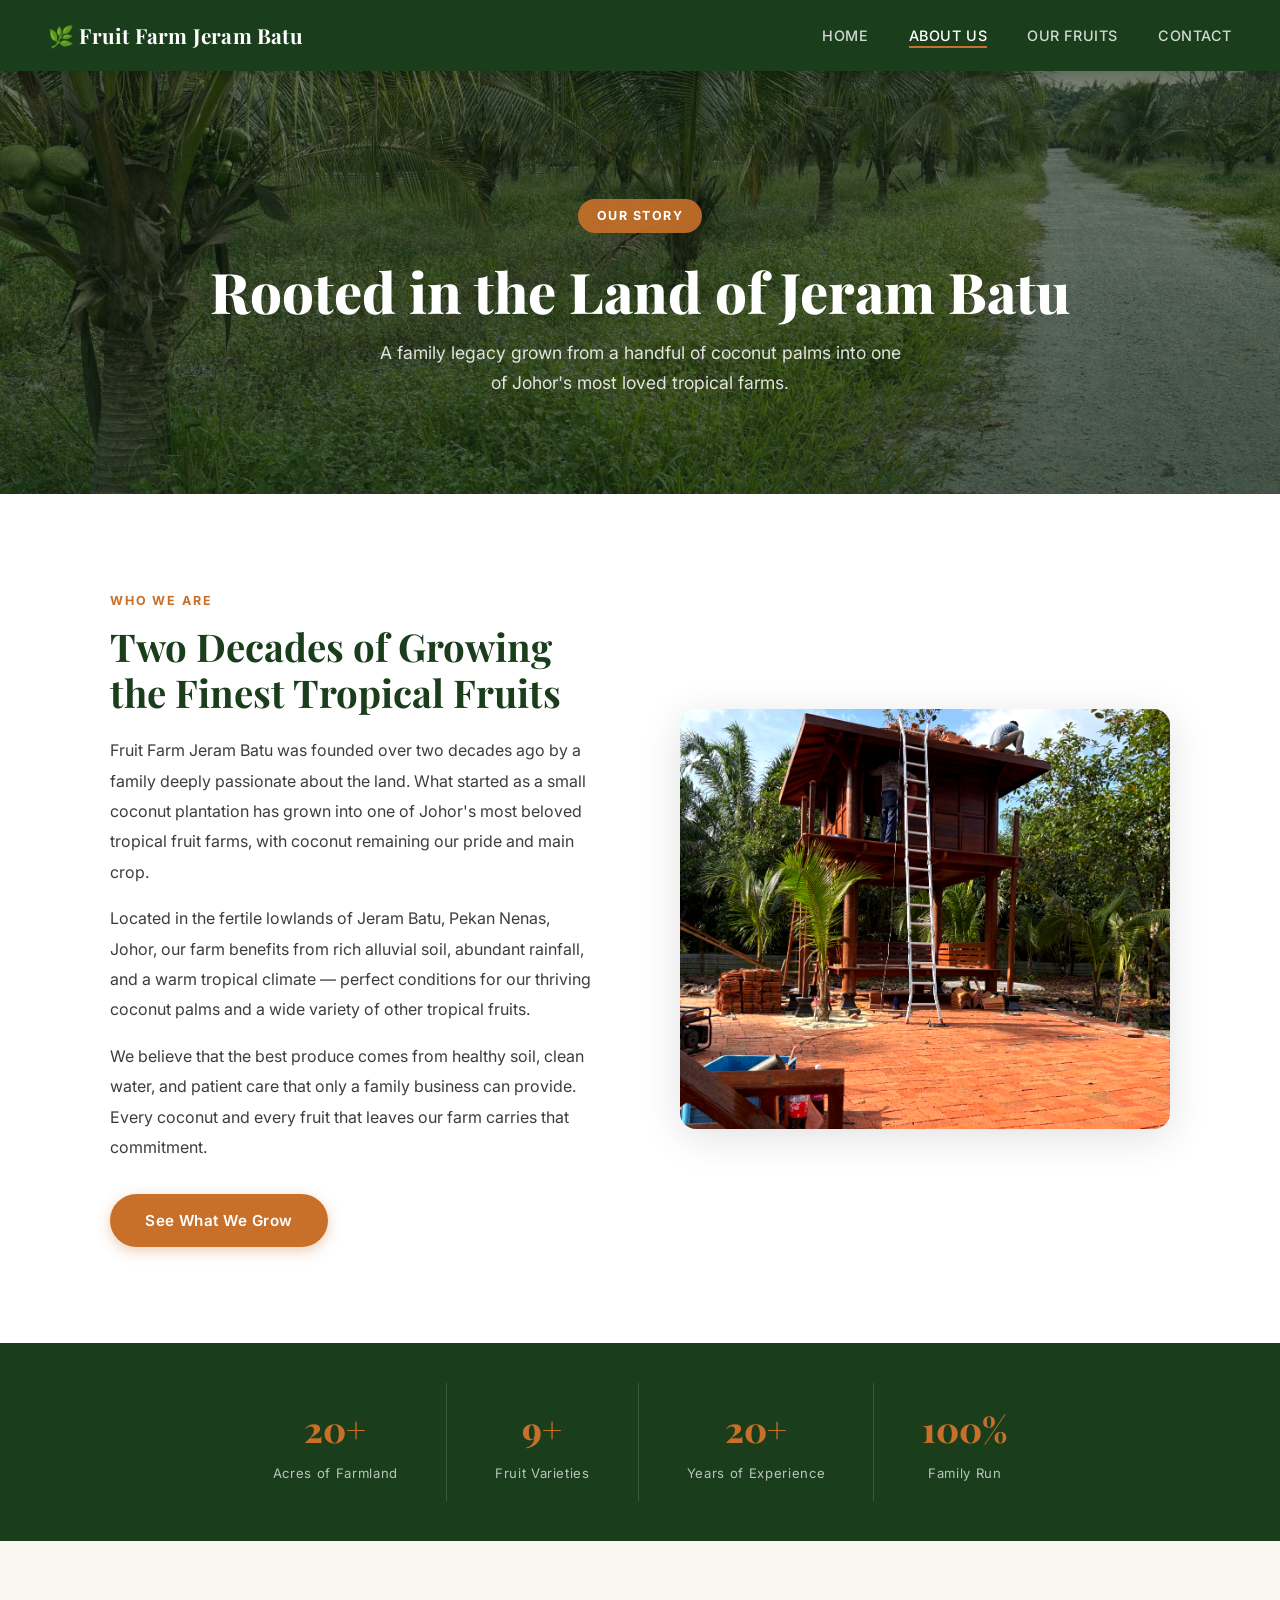
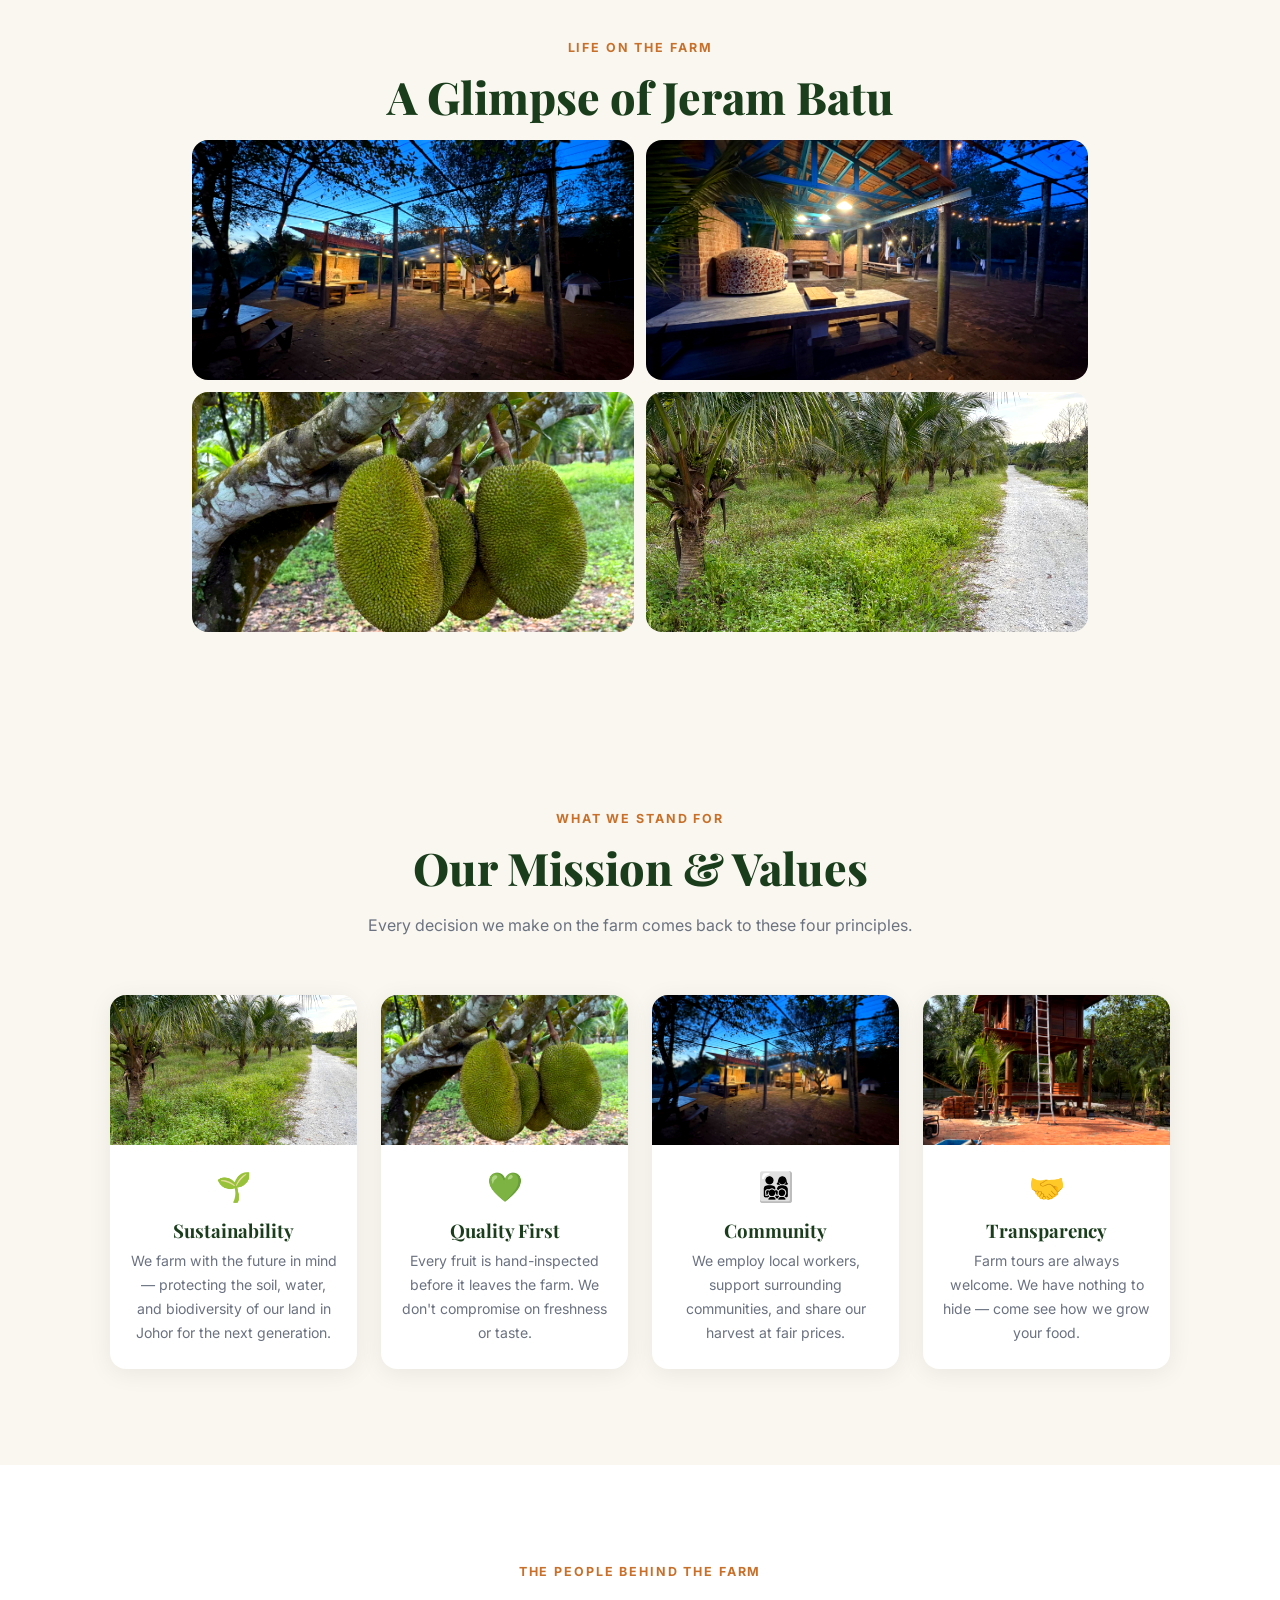
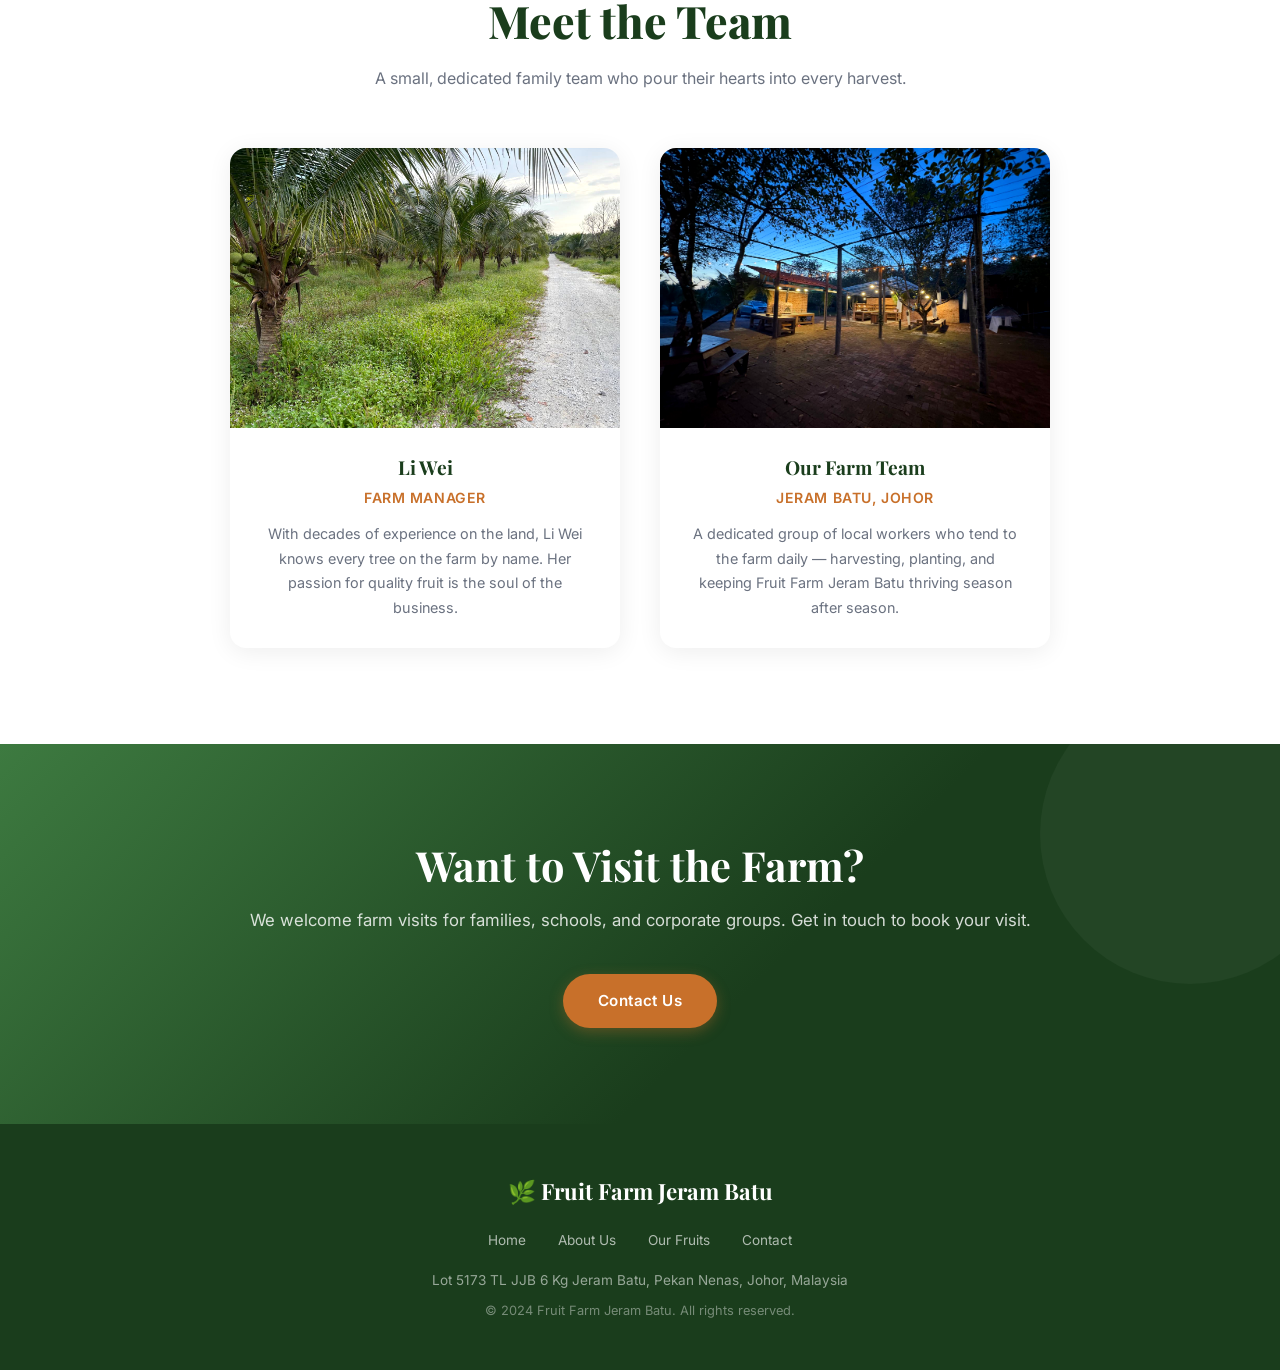
<file: about.html>
<!DOCTYPE html>
<html lang="en">
<head>
  <meta charset="UTF-8" />
  <meta name="viewport" content="width=device-width, initial-scale=1.0" />
  <title>About Us — Fruit Farm Jeram Batu</title>
  <link rel="stylesheet" href="style.css" />
</head>
<body>
  <nav class="navbar">
    <div class="nav-brand">🌿 Fruit Farm Jeram Batu</div>
    <ul class="nav-links">
      <li><a href="index.html">Home</a></li>
      <li><a href="about.html" class="active">About Us</a></li>
      <li><a href="fruits.html">Our Fruits</a></li>
      <li><a href="contact.html">Contact</a></li>
    </ul>
    <div class="hamburger" onclick="toggleMenu()">&#9776;</div>
  </nav>

  <section class="page-hero" style="background-image:url('photo-coconut-road.jpg');">
    <div class="hero-overlay"></div>
    <div class="hero-badge" style="position:relative;">Our Story</div>
    <h1>Rooted in the Land of Jeram Batu</h1>
    <p>A family legacy grown from a handful of coconut palms into one of Johor's most loved tropical farms.</p>
  </section>

  <!-- Story -->
  <section class="section bg-white">
    <div class="about-grid">
      <div class="about-text">
        <div class="section-label" style="text-align:left;">Who We Are</div>
        <h2>Two Decades of Growing the Finest Tropical Fruits</h2>
        <p>Fruit Farm Jeram Batu was founded over two decades ago by a family deeply passionate about the land. What started as a small coconut plantation has grown into one of Johor's most beloved tropical fruit farms, with coconut remaining our pride and main crop.</p>
        <p>Located in the fertile lowlands of Jeram Batu, Pekan Nenas, Johor, our farm benefits from rich alluvial soil, abundant rainfall, and a warm tropical climate — perfect conditions for our thriving coconut palms and a wide variety of other tropical fruits.</p>
        <p>We believe that the best produce comes from healthy soil, clean water, and patient care that only a family business can provide. Every coconut and every fruit that leaves our farm carries that commitment.</p>
        <a href="fruits.html" class="btn-primary" style="margin-top:1rem;display:inline-block;">See What We Grow</a>
      </div>
      <div style="overflow:hidden;border-radius:16px;box-shadow:0 8px 40px rgba(0,0,0,0.12);">
        <img src="photo-hut.jpg" alt="Our farm" style="width:100%;height:420px;object-fit:cover;filter:contrast(1.08) saturate(1.2) brightness(1.03);" />
      </div>
    </div>
  </section>

  <!-- Stats -->
  <div class="stats-bar">
    <div class="stat-item">
      <div class="stat-num">20+</div>
      <div class="stat-label">Acres of Farmland</div>
    </div>
    <div class="stat-item">
      <div class="stat-num">9+</div>
      <div class="stat-label">Fruit Varieties</div>
    </div>
    <div class="stat-item">
      <div class="stat-num">20+</div>
      <div class="stat-label">Years of Experience</div>
    </div>
    <div class="stat-item">
      <div class="stat-num">100%</div>
      <div class="stat-label">Family Run</div>
    </div>
  </div>

  <!-- Farm Photo Grid -->
  <section class="section bg-cream" style="padding-bottom:1rem;">
    <div class="section-label">Life on the Farm</div>
    <h2 class="section-title">A Glimpse of Jeram Batu</h2>
    <div class="farm-photo-grid">
      <img src="photo-farm-night.jpg" alt="Farm at dusk" />
      <img src="photo-farm-oven.jpg" alt="Farm outdoor kitchen" />
      <img src="photo-jackfruit.jpg" alt="Jackfruit on the tree" />
      <img src="photo-coconut-road.jpg" alt="Coconut grove" />
    </div>
  </section>

  <!-- Values -->
  <section class="section bg-cream">
    <div class="section-label">What We Stand For</div>
    <h2 class="section-title">Our Mission & Values</h2>
    <p class="section-sub">Every decision we make on the farm comes back to these four principles.</p>
    <div class="values-grid">
      <div class="value-item">
        <img src="photo-coconut-road.jpg" alt="Sustainability" class="value-img" />
        <div class="icon">🌱</div>
        <h3>Sustainability</h3>
        <p>We farm with the future in mind — protecting the soil, water, and biodiversity of our land in Johor for the next generation.</p>
      </div>
      <div class="value-item">
        <img src="photo-jackfruit.jpg" alt="Quality" class="value-img" />
        <div class="icon">💚</div>
        <h3>Quality First</h3>
        <p>Every fruit is hand-inspected before it leaves the farm. We don't compromise on freshness or taste.</p>
      </div>
      <div class="value-item">
        <img src="photo-farm-night.jpg" alt="Community" class="value-img" />
        <div class="icon">👨‍👩‍👧‍👦</div>
        <h3>Community</h3>
        <p>We employ local workers, support surrounding communities, and share our harvest at fair prices.</p>
      </div>
      <div class="value-item">
        <img src="photo-hut.jpg" alt="Transparency" class="value-img" />
        <div class="icon">🤝</div>
        <h3>Transparency</h3>
        <p>Farm tours are always welcome. We have nothing to hide — come see how we grow your food.</p>
      </div>
    </div>
  </section>

  <!-- Team -->
  <section class="section bg-white">
    <div class="section-label">The People Behind the Farm</div>
    <h2 class="section-title">Meet the Team</h2>
    <p class="section-sub">A small, dedicated family team who pour their hearts into every harvest.</p>
    <div class="team-grid">
      <div class="team-card">
        <img src="photo-coconut-road.jpg" alt="Li Wei" class="team-photo" />
        <div class="team-info">
          <h3>Li Wei</h3>
          <span class="team-role">Farm Manager</span>
          <p>With decades of experience on the land, Li Wei knows every tree on the farm by name. Her passion for quality fruit is the soul of the business.</p>
        </div>
      </div>
      <div class="team-card">
        <img src="photo-farm-night.jpg" alt="Our Team" class="team-photo" />
        <div class="team-info">
          <h3>Our Farm Team</h3>
          <span class="team-role">Jeram Batu, Johor</span>
          <p>A dedicated group of local workers who tend to the farm daily — harvesting, planting, and keeping Fruit Farm Jeram Batu thriving season after season.</p>
        </div>
      </div>
    </div>
  </section>

  <section class="cta">
    <h2>Want to Visit the Farm?</h2>
    <p>We welcome farm visits for families, schools, and corporate groups. Get in touch to book your visit.</p>
    <a href="contact.html" class="btn-primary">Contact Us</a>
  </section>

  <footer class="footer">
    <div class="footer-brand">🌿 Fruit Farm Jeram Batu</div>
    <ul class="footer-links">
      <li><a href="index.html">Home</a></li>
      <li><a href="about.html">About Us</a></li>
      <li><a href="fruits.html">Our Fruits</a></li>
      <li><a href="contact.html">Contact</a></li>
    </ul>
    <p style="color:rgba(255,255,255,0.55);font-size:0.85rem;">Lot 5173 TL JJB 6 Kg Jeram Batu, Pekan Nenas, Johor, Malaysia</p>
    <p class="footer-copy">© 2024 Fruit Farm Jeram Batu. All rights reserved.</p>
  </footer>

  <script>
    function toggleMenu() { document.querySelector('.nav-links').classList.toggle('open'); }
  </script>
</body>
</html>
</file>
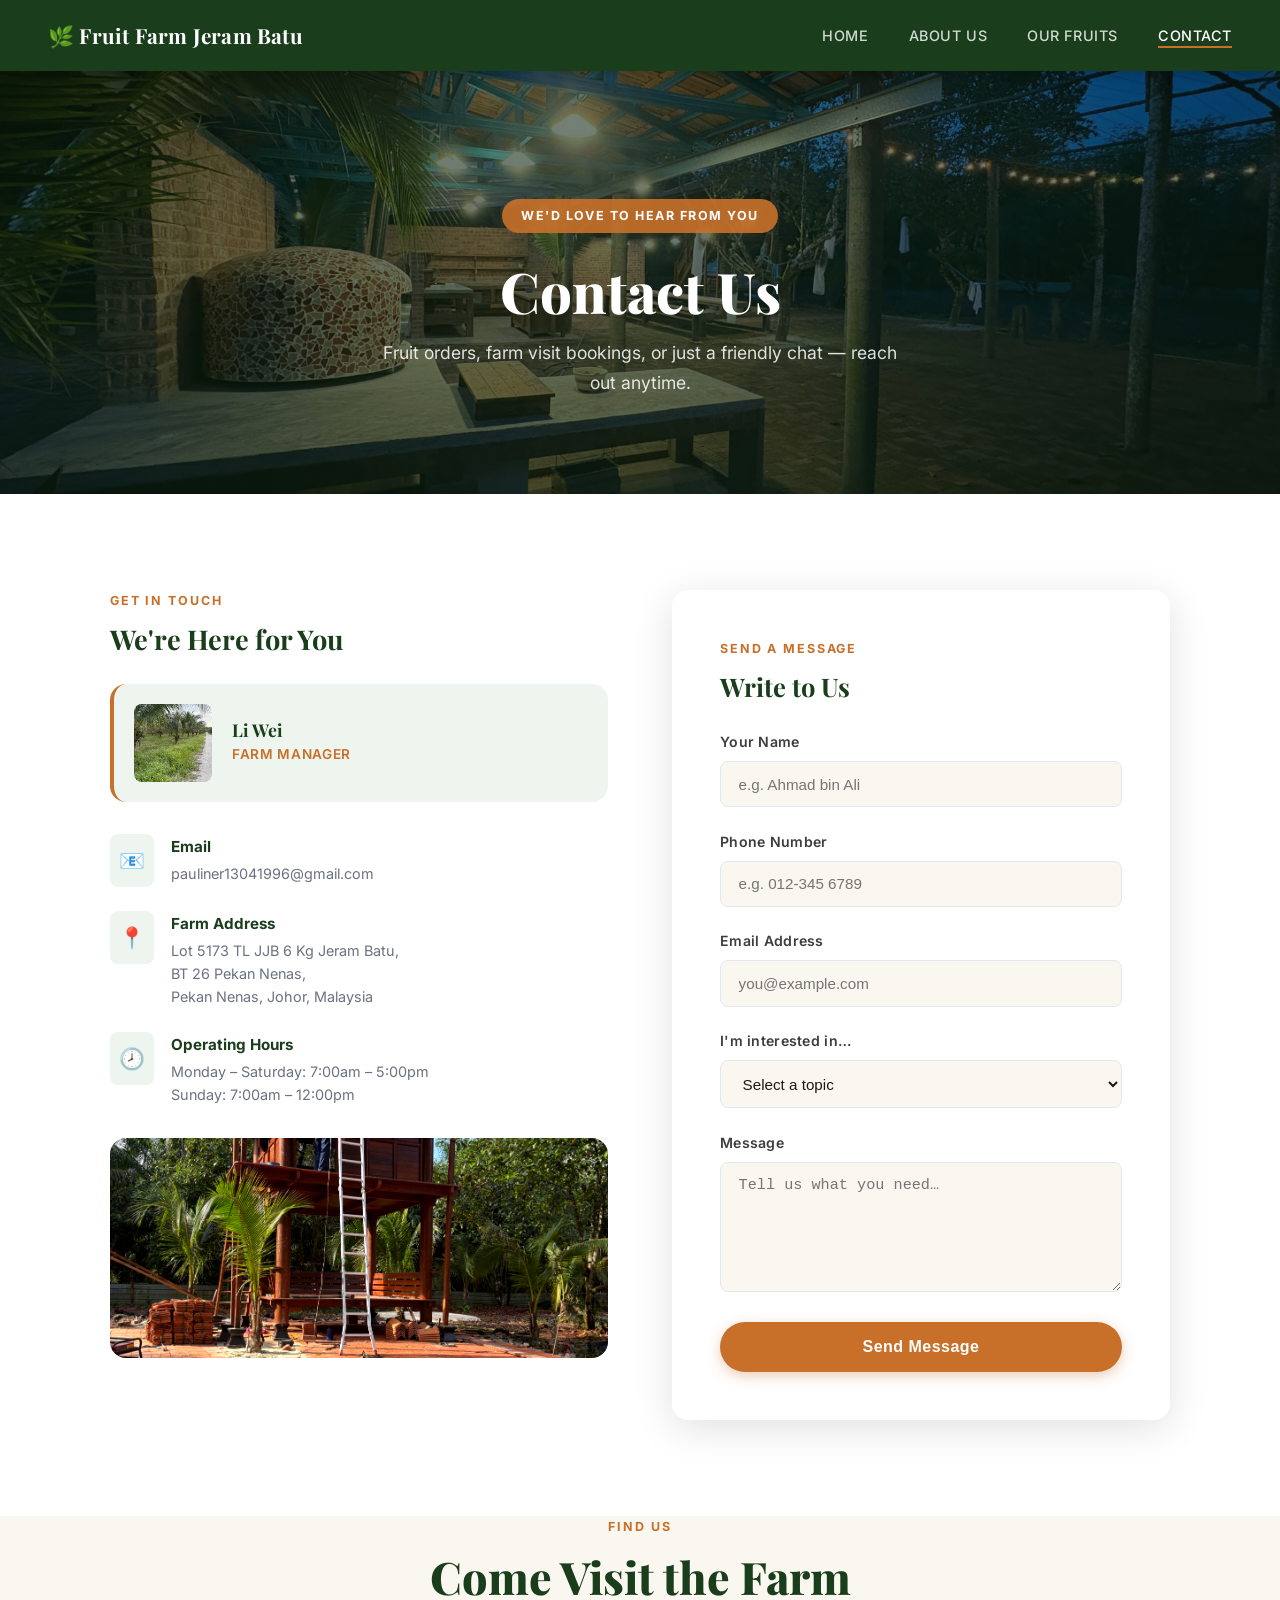
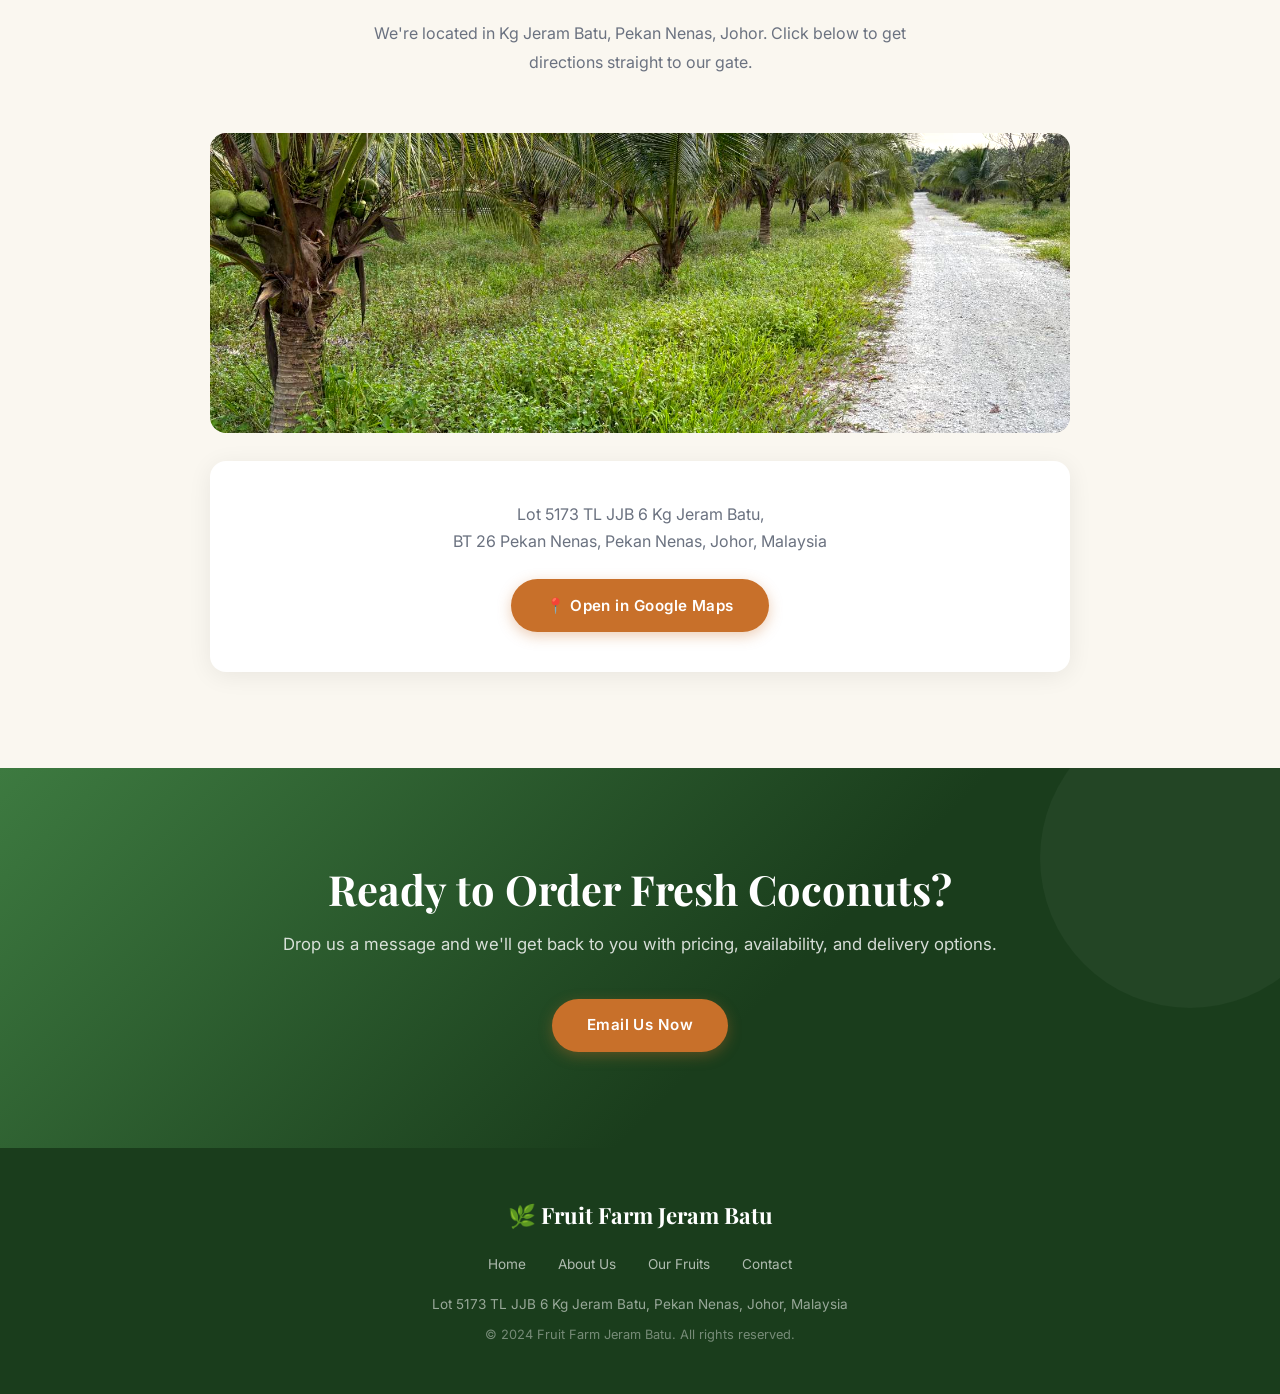
<file: contact.html>
<!DOCTYPE html>
<html lang="en">
<head>
  <meta charset="UTF-8" />
  <meta name="viewport" content="width=device-width, initial-scale=1.0" />
  <title>Contact — Fruit Farm Jeram Batu</title>
  <link rel="stylesheet" href="style.css" />
</head>
<body>
  <nav class="navbar">
    <div class="nav-brand">🌿 Fruit Farm Jeram Batu</div>
    <ul class="nav-links">
      <li><a href="index.html">Home</a></li>
      <li><a href="about.html">About Us</a></li>
      <li><a href="fruits.html">Our Fruits</a></li>
      <li><a href="contact.html" class="active">Contact</a></li>
    </ul>
    <div class="hamburger" onclick="toggleMenu()">&#9776;</div>
  </nav>

  <section class="page-hero" style="background-image:url('photo-farm-oven.jpg');">
    <div class="hero-overlay"></div>
    <div class="hero-badge" style="position:relative;">We'd Love to Hear from You</div>
    <h1>Contact Us</h1>
    <p>Fruit orders, farm visit bookings, or just a friendly chat — reach out anytime.</p>
  </section>

  <section class="section bg-white">
    <div class="contact-grid">

      <!-- Contact Info -->
      <div class="contact-info">
        <div class="section-label" style="text-align:left;">Get in Touch</div>
        <h2>We're Here for You</h2>

        <div class="contact-person-card">
          <img src="photo-coconut-road.jpg" alt="Li Wei" class="contact-person-photo" />
          <div>
            <h3>Li Wei</h3>
            <p style="color:var(--terracotta);font-weight:600;font-size:0.85rem;letter-spacing:0.05em;text-transform:uppercase;">Farm Manager</p>
          </div>
        </div>

        <div class="contact-item">
          <div class="ci-icon">📧</div>
          <div>
            <h4>Email</h4>
            <p>pauliner13041996@gmail.com</p>
          </div>
        </div>

        <div class="contact-item">
          <div class="ci-icon">📍</div>
          <div>
            <h4>Farm Address</h4>
            <p>Lot 5173 TL JJB 6 Kg Jeram Batu,<br>BT 26 Pekan Nenas,<br>Pekan Nenas, Johor, Malaysia</p>
          </div>
        </div>

        <div class="contact-item">
          <div class="ci-icon">🕗</div>
          <div>
            <h4>Operating Hours</h4>
            <p>Monday – Saturday: 7:00am – 5:00pm<br>Sunday: 7:00am – 12:00pm</p>
          </div>
        </div>

        <img src="photo-hut.jpg" alt="Our farm" style="width:100%;border-radius:var(--radius);margin-top:2rem;object-fit:cover;height:220px;filter:contrast(1.08) saturate(1.2) brightness(1.03);" />
      </div>

      <!-- Contact Form -->
      <div class="contact-form">
        <div class="section-label" style="text-align:left;">Send a Message</div>
        <h2>Write to Us</h2>
        <form id="contactForm" onsubmit="handleSubmit(event)">
          <div class="form-group">
            <label for="name">Your Name</label>
            <input type="text" id="name" placeholder="e.g. Ahmad bin Ali" required />
          </div>
          <div class="form-group">
            <label for="phone">Phone Number</label>
            <input type="tel" id="phone" placeholder="e.g. 012-345 6789" />
          </div>
          <div class="form-group">
            <label for="email">Email Address</label>
            <input type="email" id="email" placeholder="you@example.com" required />
          </div>
          <div class="form-group">
            <label for="subject">I'm interested in…</label>
            <select id="subject">
              <option value="">Select a topic</option>
              <option>Buying coconuts (bulk / wholesale)</option>
              <option>Buying fruits (retail)</option>
              <option>Farm dining / BBQ experience</option>
              <option>Farm visit / tour</option>
              <option>General enquiry</option>
            </select>
          </div>
          <div class="form-group">
            <label for="message">Message</label>
            <textarea id="message" placeholder="Tell us what you need…" required></textarea>
          </div>
          <button type="submit" class="btn-primary form-submit">Send Message</button>
          <div class="success-msg" id="successMsg">
            ✅ Thank you! We'll get back to you within 1 business day.
          </div>
        </form>
      </div>

    </div>
  </section>

  <!-- Map Section -->
  <section class="section bg-cream" style="padding-top:0;">
    <div style="max-width:860px;margin:0 auto;text-align:center;">
      <div class="section-label">Find Us</div>
      <h2 class="section-title">Come Visit the Farm</h2>
      <p class="section-sub">We're located in Kg Jeram Batu, Pekan Nenas, Johor. Click below to get directions straight to our gate.</p>
      <img src="photo-coconut-road.jpg" alt="Farm road" style="width:100%;height:300px;object-fit:cover;border-radius:var(--radius);margin-bottom:1.75rem;filter:contrast(1.08) saturate(1.2) brightness(1.03);" />
      <div style="background:white;border-radius:var(--radius);padding:2.5rem;box-shadow:var(--shadow);">
        <p style="color:var(--muted);margin-bottom:1.5rem;">
          Lot 5173 TL JJB 6 Kg Jeram Batu,<br>
          BT 26 Pekan Nenas, Pekan Nenas, Johor, Malaysia
        </p>
        <a href="https://maps.app.goo.gl/X1KDovLBwf24s4i67" target="_blank" class="btn-primary">
          📍 Open in Google Maps
        </a>
      </div>
    </div>
  </section>

  <section class="cta">
    <h2>Ready to Order Fresh Coconuts?</h2>
    <p>Drop us a message and we'll get back to you with pricing, availability, and delivery options.</p>
    <a href="mailto:pauliner13041996@gmail.com" class="btn-primary">Email Us Now</a>
  </section>

  <footer class="footer">
    <div class="footer-brand">🌿 Fruit Farm Jeram Batu</div>
    <ul class="footer-links">
      <li><a href="index.html">Home</a></li>
      <li><a href="about.html">About Us</a></li>
      <li><a href="fruits.html">Our Fruits</a></li>
      <li><a href="contact.html">Contact</a></li>
    </ul>
    <p style="color:rgba(255,255,255,0.55);font-size:0.85rem;">Lot 5173 TL JJB 6 Kg Jeram Batu, Pekan Nenas, Johor, Malaysia</p>
    <p class="footer-copy">© 2024 Fruit Farm Jeram Batu. All rights reserved.</p>
  </footer>

  <script>
    function toggleMenu() { document.querySelector('.nav-links').classList.toggle('open'); }
    function handleSubmit(e) {
      e.preventDefault();
      const btn = document.querySelector('.form-submit');
      btn.textContent = 'Sending…'; btn.disabled = true;
      setTimeout(() => {
        document.getElementById('successMsg').style.display = 'block';
        document.getElementById('contactForm').reset();
        btn.textContent = 'Send Message'; btn.disabled = false;
      }, 1000);
    }
  </script>
</body>
</html>
</file>
<file: style.css>
/* ── Google Fonts ── */
@import url('https://fonts.googleapis.com/css2?family=Playfair+Display:wght@400;600;700;800&family=Inter:wght@300;400;500;600;700&display=swap');

/* ── Reset & Base ── */
*, *::before, *::after { box-sizing: border-box; margin: 0; padding: 0; }

:root {
  --green:       #2c5f2e;
  --green-dark:  #1a3d1c;
  --green-mid:   #3d7a40;
  --green-light: #eef5ee;
  --cream:       #faf7f0;
  --cream-dark:  #f0ebe0;
  --terracotta:  #c8702a;
  --terra-dark:  #a85a20;
  --terra-light: #fdf0e6;
  --text:        #1a1a1a;
  --text-mid:    #3d3d3d;
  --muted:       #6b7280;
  --white:       #ffffff;
  --radius:      16px;
  --radius-sm:   8px;
  --shadow:      0 4px 24px rgba(0,0,0,0.07);
  --shadow-md:   0 8px 40px rgba(0,0,0,0.12);
}

html { scroll-behavior: smooth; }

body {
  font-family: 'Inter', system-ui, sans-serif;
  color: var(--text); line-height: 1.7;
  background: var(--cream);
}

a { text-decoration: none; color: inherit; }
img { max-width: 100%; display: block; }

/* ── Typography ── */
h1, h2, h3 { font-family: 'Playfair Display', Georgia, serif; line-height: 1.2; }

/* ── Photo Enhancement ── */
.card-img, .fruit-card-img, .fruit-photo, .farm-photo-grid img,
.value-img, .exp-img-main, .exp-img-side, .gallery-strip img {
  filter: contrast(1.08) saturate(1.2) brightness(1.03);
  transition: filter 0.4s, transform 0.4s;
}
.card:hover .card-img,
.fruit-card:hover .fruit-card-img,
.fruit-full-card:hover .fruit-photo,
.farm-photo-grid img:hover,
.gallery-strip img:hover { filter: contrast(1.12) saturate(1.3) brightness(1.06); }

/* ── Navbar ── */
.navbar {
  position: sticky; top: 0; z-index: 100;
  display: flex; align-items: center; justify-content: space-between;
  padding: 1.1rem 3rem;
  background: var(--green-dark);
  box-shadow: 0 2px 16px rgba(0,0,0,0.25);
}
.nav-brand {
  font-family: 'Playfair Display', serif;
  font-size: 1.3rem; font-weight: 700; color: var(--white);
  letter-spacing: 0.01em;
}
.nav-links { display: flex; gap: 2.5rem; list-style: none; }
.nav-links a {
  color: rgba(255,255,255,0.8); font-weight: 500; font-size: 0.9rem;
  letter-spacing: 0.04em; text-transform: uppercase;
  transition: color 0.2s; position: relative;
}
.nav-links a::after {
  content: ''; position: absolute; bottom: -4px; left: 0; right: 0;
  height: 2px; background: var(--terracotta);
  transform: scaleX(0); transition: transform 0.2s;
}
.nav-links a:hover::after, .nav-links a.active::after { transform: scaleX(1); }
.nav-links a:hover, .nav-links a.active { color: var(--white); }
.hamburger { display: none; font-size: 1.5rem; color: white; cursor: pointer; }

/* ── Buttons ── */
.btn-primary {
  display: inline-block; padding: 0.85rem 2.2rem;
  background: var(--terracotta); color: var(--white);
  font-weight: 600; font-size: 0.95rem; border-radius: 50px;
  letter-spacing: 0.03em;
  transition: background 0.25s, transform 0.2s, box-shadow 0.2s;
  box-shadow: 0 4px 14px rgba(200,112,42,0.35);
}
.btn-primary:hover {
  background: var(--terra-dark); transform: translateY(-3px);
  box-shadow: 0 8px 20px rgba(200,112,42,0.45);
}
.btn-secondary {
  display: inline-block; padding: 0.85rem 2.2rem;
  border: 2px solid rgba(255,255,255,0.8); color: white;
  font-weight: 600; font-size: 0.95rem; border-radius: 50px;
  margin-left: 1rem; letter-spacing: 0.03em;
  transition: background 0.25s, transform 0.2s;
}
.btn-secondary:hover { background: rgba(255,255,255,0.15); transform: translateY(-3px); }

.btn-outline {
  display: inline-block; padding: 0.85rem 2.2rem;
  border: 2px solid var(--green); color: var(--green);
  font-weight: 600; font-size: 0.95rem; border-radius: 50px;
  letter-spacing: 0.03em; transition: all 0.25s;
}
.btn-outline:hover { background: var(--green); color: white; transform: translateY(-3px); }

/* ── Hero ── */
.hero {
  position: relative; min-height: 92vh;
  display: flex; align-items: center; justify-content: center;
  background-size: cover; background-position: center;
  text-align: center; padding: 2rem;
  overflow: hidden;
}
.hero-overlay {
  position: absolute; inset: 0;
  background: linear-gradient(to bottom, rgba(10,30,12,0.5) 0%, rgba(10,30,12,0.65) 100%);
}
.hero-content { position: relative; max-width: 800px; }
.hero-badge {
  display: inline-block;
  background: rgba(200,112,42,0.9); color: white;
  font-size: 0.78rem; font-weight: 700; letter-spacing: 0.12em;
  text-transform: uppercase; padding: 0.4rem 1.2rem;
  border-radius: 50px; margin-bottom: 1.5rem;
}
.hero-content h1 {
  font-size: clamp(2.5rem, 6vw, 4.5rem);
  font-weight: 800; color: white; line-height: 1.1;
  margin-bottom: 1.4rem;
  text-shadow: 0 2px 20px rgba(0,0,0,0.3);
}
.hero-content p {
  font-size: clamp(1rem, 2vw, 1.2rem);
  color: rgba(255,255,255,0.88); margin-bottom: 2.5rem;
  max-width: 560px; margin-left: auto; margin-right: auto;
}
.hero-buttons { display: flex; gap: 1rem; justify-content: center; flex-wrap: wrap; }

.hero-scroll {
  position: absolute; bottom: 2rem; left: 50%; transform: translateX(-50%);
  color: rgba(255,255,255,0.7); font-size: 0.8rem; letter-spacing: 0.1em;
  text-transform: uppercase; animation: bounce 2s infinite;
}
@keyframes bounce { 0%,100%{transform:translateX(-50%) translateY(0)} 50%{transform:translateX(-50%) translateY(8px)} }

/* ── Page Hero ── */
.page-hero {
  position: relative; padding: 8rem 2rem 6rem;
  background-size: cover; background-position: center;
  text-align: center; overflow: hidden;
}
.page-hero .hero-overlay { background: linear-gradient(to bottom, rgba(10,30,12,0.55), rgba(10,30,12,0.7)); }
.page-hero h1 {
  position: relative; font-size: clamp(2.2rem, 5vw, 3.5rem);
  color: white; font-weight: 800;
}
.page-hero p {
  position: relative; color: rgba(255,255,255,0.85);
  margin-top: 0.9rem; font-size: 1.1rem; max-width: 540px; margin-left: auto; margin-right: auto;
}

/* ── Sections ── */
.section { padding: 6rem 2rem; }
.bg-cream { background: var(--cream); }
.bg-white { background: var(--white); }
.bg-green { background: var(--green-dark); }
.bg-light { background: var(--cream-dark); }

.section-label {
  text-align: center; font-size: 0.78rem; font-weight: 700;
  letter-spacing: 0.15em; text-transform: uppercase;
  color: var(--terracotta); margin-bottom: 0.75rem;
}
.section-title {
  text-align: center;
  font-size: clamp(1.8rem, 3.5vw, 2.8rem);
  font-weight: 800; color: var(--green-dark);
  margin-bottom: 1rem;
}
.section-sub {
  text-align: center; color: var(--muted);
  max-width: 560px; margin: 0 auto 3.5rem;
  font-size: 1rem; line-height: 1.8;
}

/* ── Stats bar ── */
.stats-bar {
  background: var(--green-dark); padding: 2.5rem 2rem;
  display: flex; justify-content: center; gap: 0;
  flex-wrap: wrap;
}
.stat-item {
  padding: 1rem 3rem; text-align: center;
  border-right: 1px solid rgba(255,255,255,0.15);
}
.stat-item:last-child { border-right: none; }
.stat-num {
  font-family: 'Playfair Display', serif;
  font-size: 2.2rem; font-weight: 800; color: var(--terracotta);
}
.stat-label { font-size: 0.82rem; color: rgba(255,255,255,0.7); margin-top: 0.2rem; letter-spacing: 0.05em; }

/* ── Why Us Cards ── */
.cards {
  display: grid; grid-template-columns: repeat(auto-fit, minmax(280px, 1fr));
  gap: 2rem; max-width: 1060px; margin: 0 auto;
}
.card {
  background: white; border-radius: var(--radius);
  box-shadow: var(--shadow); overflow: hidden;
  transition: transform 0.3s, box-shadow 0.3s;
}
.card:hover { transform: translateY(-8px); box-shadow: var(--shadow-md); }
.card-img { width: 100%; height: 200px; object-fit: cover; }
.card-body { padding: 1.75rem; }
.card-icon { font-size: 1.8rem; margin-bottom: 0.6rem; }
.card h3 { font-size: 1.15rem; color: var(--green-dark); margin-bottom: 0.5rem; }
.card p  { color: var(--muted); font-size: 0.93rem; line-height: 1.7; }

/* ── Gallery Strip ── */
.gallery-strip {
  display: flex; overflow-x: auto; gap: 6px;
  height: 300px; scroll-snap-type: x mandatory;
  scrollbar-width: none;
}
.gallery-strip::-webkit-scrollbar { display: none; }
.gallery-strip img {
  flex: 0 0 auto; width: 22%; min-width: 260px;
  height: 300px; object-fit: cover;
  scroll-snap-align: start;
  transition: transform 0.3s;
}
.gallery-strip img:hover { transform: scale(1.02); }

/* ── Featured Fruit Grid (homepage) ── */
.fruit-grid {
  display: grid; grid-template-columns: repeat(auto-fit, minmax(220px, 1fr));
  gap: 1.75rem; max-width: 980px; margin: 0 auto;
}
.fruit-card {
  background: white; border-radius: var(--radius);
  box-shadow: var(--shadow); overflow: hidden;
  transition: transform 0.3s, box-shadow 0.3s;
}
.fruit-card:hover { transform: translateY(-8px); box-shadow: var(--shadow-md); }
.fruit-card-img { width: 100%; height: 180px; object-fit: cover; }
.fruit-card-body { padding: 1.25rem 1.5rem; }
.fruit-card-body h3 { color: var(--green-dark); margin-bottom: 0.3rem; font-size: 1.05rem; }
.fruit-card-body p  { color: var(--muted); font-size: 0.88rem; }

/* ── Photo Banner ── */
.photo-banner {
  position: relative; height: 440px; overflow: hidden;
}
.photo-banner img {
  width: 100%; height: 100%; object-fit: cover;
  filter: contrast(1.08) saturate(1.15) brightness(0.92);
  transform: scale(1.02); transition: transform 6s ease;
}
.photo-banner:hover img { transform: scale(1); }
.photo-banner-text {
  position: absolute; inset: 0;
  background: linear-gradient(to right, rgba(10,30,12,0.75) 0%, rgba(10,30,12,0.2) 100%);
  display: flex; flex-direction: column;
  align-items: flex-start; justify-content: center;
  padding: 4rem;
}
.photo-banner-text h2 {
  font-size: clamp(1.8rem, 3.5vw, 2.8rem);
  font-weight: 800; color: white; margin-bottom: 0.75rem; max-width: 500px;
}
.photo-banner-text p { font-size: 1.05rem; color: rgba(255,255,255,0.88); max-width: 420px; margin-bottom: 1.5rem; }

/* ── Farm Experience Section ── */
.experience-section { background: var(--cream); }

.experience-grid {
  display: grid; grid-template-columns: 2fr 1fr;
  gap: 8px; max-width: 1060px; margin: 0 auto 3.5rem;
  border-radius: var(--radius); overflow: hidden;
  box-shadow: var(--shadow-md);
}
.experience-main { overflow: hidden; }
.exp-img-main {
  width: 100%; height: 460px; object-fit: cover;
  transition: transform 0.5s;
}
.experience-main:hover .exp-img-main { transform: scale(1.04); }

.experience-side { display: flex; flex-direction: column; gap: 8px; }
.exp-img-side {
  width: 100%; flex: 1; object-fit: cover; min-height: 0;
  transition: transform 0.5s;
}
.experience-side div:hover .exp-img-side { transform: scale(1.04); }

.experience-features {
  display: grid; grid-template-columns: repeat(auto-fit, minmax(230px, 1fr));
  gap: 1.5rem; max-width: 1060px; margin: 0 auto;
}
.exp-feature {
  background: white; border-radius: var(--radius);
  padding: 2rem; box-shadow: var(--shadow);
  transition: transform 0.3s, box-shadow 0.3s;
  border-bottom: 3px solid transparent;
}
.exp-feature:hover { transform: translateY(-6px); box-shadow: var(--shadow-md); border-bottom-color: var(--terracotta); }
.exp-icon { font-size: 2rem; margin-bottom: 1rem; }
.exp-feature h3 { color: var(--green-dark); margin-bottom: 0.5rem; font-size: 1.1rem; }
.exp-feature p  { color: var(--muted); font-size: 0.9rem; line-height: 1.75; }

/* ── CTA Banner ── */
.cta {
  background: linear-gradient(135deg, var(--green-mid) 0%, var(--green-dark) 60%);
  padding: 6rem 2rem; text-align: center;
  position: relative; overflow: hidden;
}
.cta::before {
  content: ''; position: absolute; top: -60px; right: -60px;
  width: 300px; height: 300px; border-radius: 50%;
  background: rgba(255,255,255,0.04);
}
.cta h2 {
  font-size: clamp(1.8rem, 3.5vw, 2.6rem);
  color: white; margin-bottom: 1rem; position: relative;
}
.cta p { color: rgba(255,255,255,0.82); margin-bottom: 2.5rem; font-size: 1.05rem; position: relative; }

/* ── About Page ── */
.about-grid {
  display: grid; grid-template-columns: 1fr 1fr;
  gap: 5rem; align-items: center; max-width: 1060px; margin: 0 auto;
}
.about-text h2 { font-size: clamp(1.8rem, 3vw, 2.4rem); color: var(--green-dark); margin-bottom: 1.25rem; }
.about-text p  { color: var(--text-mid); margin-bottom: 1rem; line-height: 1.9; }

.farm-photo-grid {
  display: grid; grid-template-columns: repeat(2, 1fr);
  gap: 0.75rem; max-width: 960px; margin: 0 auto; padding: 0 2rem 4rem;
}
.farm-photo-grid img {
  width: 100%; height: 240px; object-fit: cover;
  border-radius: var(--radius); transition: transform 0.3s;
  filter: contrast(1.08) saturate(1.2) brightness(1.03);
}
.farm-photo-grid img:hover { transform: scale(1.02); }

.values-grid {
  display: grid; grid-template-columns: repeat(auto-fit, minmax(220px, 1fr));
  gap: 1.5rem; max-width: 1060px; margin: 0 auto;
}
.value-item {
  background: white; border-radius: var(--radius);
  box-shadow: var(--shadow); overflow: hidden;
  transition: transform 0.3s, box-shadow 0.3s;
}
.value-item:hover { transform: translateY(-6px); box-shadow: var(--shadow-md); }
.value-img { width: 100%; height: 150px; object-fit: cover; }
.value-item .icon { font-size: 1.8rem; margin: 1.1rem 0 0.5rem; text-align: center; }
.value-item h3 { color: var(--green-dark); margin-bottom: 0.4rem; text-align: center; }
.value-item p  { color: var(--muted); font-size: 0.88rem; padding: 0 1.25rem 1.5rem; text-align: center; line-height: 1.7; }

.team-grid {
  display: grid; grid-template-columns: repeat(auto-fit, minmax(300px, 1fr));
  gap: 2.5rem; max-width: 820px; margin: 0 auto;
}
.team-card {
  background: white; border-radius: var(--radius);
  box-shadow: var(--shadow); overflow: hidden;
  transition: transform 0.3s, box-shadow 0.3s;
}
.team-card:hover { transform: translateY(-8px); box-shadow: var(--shadow-md); }
.team-photo { width: 100%; height: 280px; object-fit: cover; object-position: top; filter: contrast(1.05) saturate(1.1); }
.team-info { padding: 1.75rem; text-align: center; }
.team-info h3 { color: var(--green-dark); font-size: 1.2rem; margin-bottom: 0.3rem; }
.team-role {
  display: inline-block; color: var(--terracotta);
  font-weight: 600; font-size: 0.88rem; margin-bottom: 0.75rem;
  letter-spacing: 0.04em; text-transform: uppercase;
}
.team-info p { color: var(--muted); font-size: 0.9rem; line-height: 1.7; }

/* ── Fruits Page ── */
.fruits-section { padding: 5rem 2rem; max-width: 1140px; margin: 0 auto; }
.fruits-full-grid {
  display: grid; grid-template-columns: repeat(auto-fit, minmax(280px, 1fr));
  gap: 2rem;
}
.fruit-full-card {
  background: white; border-radius: var(--radius);
  box-shadow: var(--shadow); overflow: hidden;
  transition: transform 0.3s, box-shadow 0.3s;
}
.fruit-full-card:hover { transform: translateY(-8px); box-shadow: var(--shadow-md); }
.fruit-photo { width: 100%; height: 220px; object-fit: cover; }
.fruit-info { padding: 1.5rem 1.75rem 1.75rem; }
.fruit-info h3 { color: var(--green-dark); font-size: 1.15rem; margin-bottom: 0.5rem; }
.season {
  display: inline-block; background: var(--terracotta);
  color: white; font-size: 0.72rem; font-weight: 700;
  padding: 0.25rem 0.85rem; border-radius: 50px; margin-bottom: 0.85rem;
  letter-spacing: 0.05em; text-transform: uppercase;
}
.fruit-info p { color: var(--muted); font-size: 0.9rem; line-height: 1.75; }

/* ── Contact Page ── */
.contact-grid {
  display: grid; grid-template-columns: 1fr 1fr;
  gap: 4rem; max-width: 1060px; margin: 0 auto;
}
.contact-info h2 { color: var(--green-dark); font-size: 1.7rem; margin-bottom: 1.75rem; }

.contact-person-card {
  display: flex; align-items: center; gap: 1.25rem;
  background: var(--green-light); border-radius: var(--radius);
  padding: 1.25rem; margin-bottom: 2rem;
  border-left: 4px solid var(--terracotta);
}
.contact-person-photo {
  width: 78px; height: 78px; border-radius: var(--radius-sm);
  object-fit: cover; object-position: center; flex-shrink: 0;
}
.contact-person-card h3 { color: var(--green-dark); margin-bottom: 0.15rem; font-size: 1.1rem; }

.contact-item {
  display: flex; align-items: flex-start; gap: 1.1rem; margin-bottom: 1.5rem;
}
.contact-item .ci-icon {
  font-size: 1.3rem; background: var(--green-light);
  border-radius: var(--radius-sm); padding: 0.55rem; flex-shrink: 0;
}
.contact-item h4 { color: var(--green-dark); margin-bottom: 0.15rem; font-size: 0.95rem; }
.contact-item p  { color: var(--muted); font-size: 0.9rem; line-height: 1.6; }

.contact-form {
  background: white; border-radius: var(--radius);
  padding: 3rem; box-shadow: var(--shadow-md);
}
.contact-form h2 { color: var(--green-dark); margin-bottom: 1.75rem; font-size: 1.6rem; }
.form-group { margin-bottom: 1.4rem; }
.form-group label {
  display: block; font-weight: 600; margin-bottom: 0.45rem;
  font-size: 0.88rem; color: var(--text-mid); letter-spacing: 0.02em;
}
.form-group input,
.form-group textarea,
.form-group select {
  width: 100%; padding: 0.85rem 1.1rem;
  border: 1.5px solid #e2e8f0; border-radius: var(--radius-sm);
  font-size: 0.95rem; font-family: 'Inter', inherit;
  color: var(--text); background: var(--cream);
  transition: border-color 0.2s, box-shadow 0.2s; outline: none;
}
.form-group input:focus,
.form-group textarea:focus,
.form-group select:focus {
  border-color: var(--green); background: white;
  box-shadow: 0 0 0 3px rgba(44,95,46,0.1);
}
.form-group textarea { resize: vertical; min-height: 130px; }
.form-submit { width: 100%; padding: 1rem; font-size: 1rem; cursor: pointer; border: none; }
.success-msg {
  display: none; background: var(--green-light); color: var(--green-dark);
  border: 1.5px solid var(--green); border-radius: var(--radius-sm);
  padding: 1rem; margin-top: 1rem; text-align: center; font-weight: 600;
}

/* ── Footer ── */
.footer {
  background: var(--green-dark); color: rgba(255,255,255,0.8);
  text-align: center; padding: 3rem 2rem;
}
.footer-brand {
  font-family: 'Playfair Display', serif;
  font-size: 1.4rem; font-weight: 700; color: white; margin-bottom: 0.75rem;
}
.footer-links {
  display: flex; justify-content: center; gap: 2rem;
  list-style: none; margin: 1rem 0;
}
.footer-links a { color: rgba(255,255,255,0.65); font-size: 0.85rem; transition: color 0.2s; }
.footer-links a:hover { color: var(--terracotta); }
.footer-copy { font-size: 0.8rem; opacity: 0.5; margin-top: 0.5rem; }

/* ── Responsive ── */
@media (max-width: 900px) {
  .navbar { padding: 1rem 1.5rem; }
  .about-grid, .contact-grid { grid-template-columns: 1fr; gap: 2.5rem; }
  .experience-grid { grid-template-columns: 1fr; }
  .exp-img-main { height: 280px; }
  .experience-side { flex-direction: row; }
  .exp-img-side { height: 160px; }
  .photo-banner-text { align-items: center; text-align: center; }
}
@media (max-width: 768px) {
  .nav-links {
    display: none; flex-direction: column; gap: 1.2rem;
    position: absolute; top: 64px; left: 0; right: 0;
    background: var(--green-dark); padding: 1.75rem 2rem;
    box-shadow: 0 8px 20px rgba(0,0,0,0.2);
  }
  .nav-links.open { display: flex; }
  .hamburger { display: block; }
  .btn-secondary { margin-left: 0; margin-top: 0.75rem; }
  .hero-buttons { flex-direction: column; align-items: center; }
  .farm-photo-grid { grid-template-columns: 1fr; padding: 0 0 3rem; }
  .gallery-strip img { width: 80%; }
  .photo-banner { height: 320px; }
  .photo-banner-text { padding: 2rem; }
  .stat-item { padding: 1rem 1.5rem; }
  .section { padding: 4rem 1.5rem; }
  .contact-form { padding: 2rem; }
}
</file>
